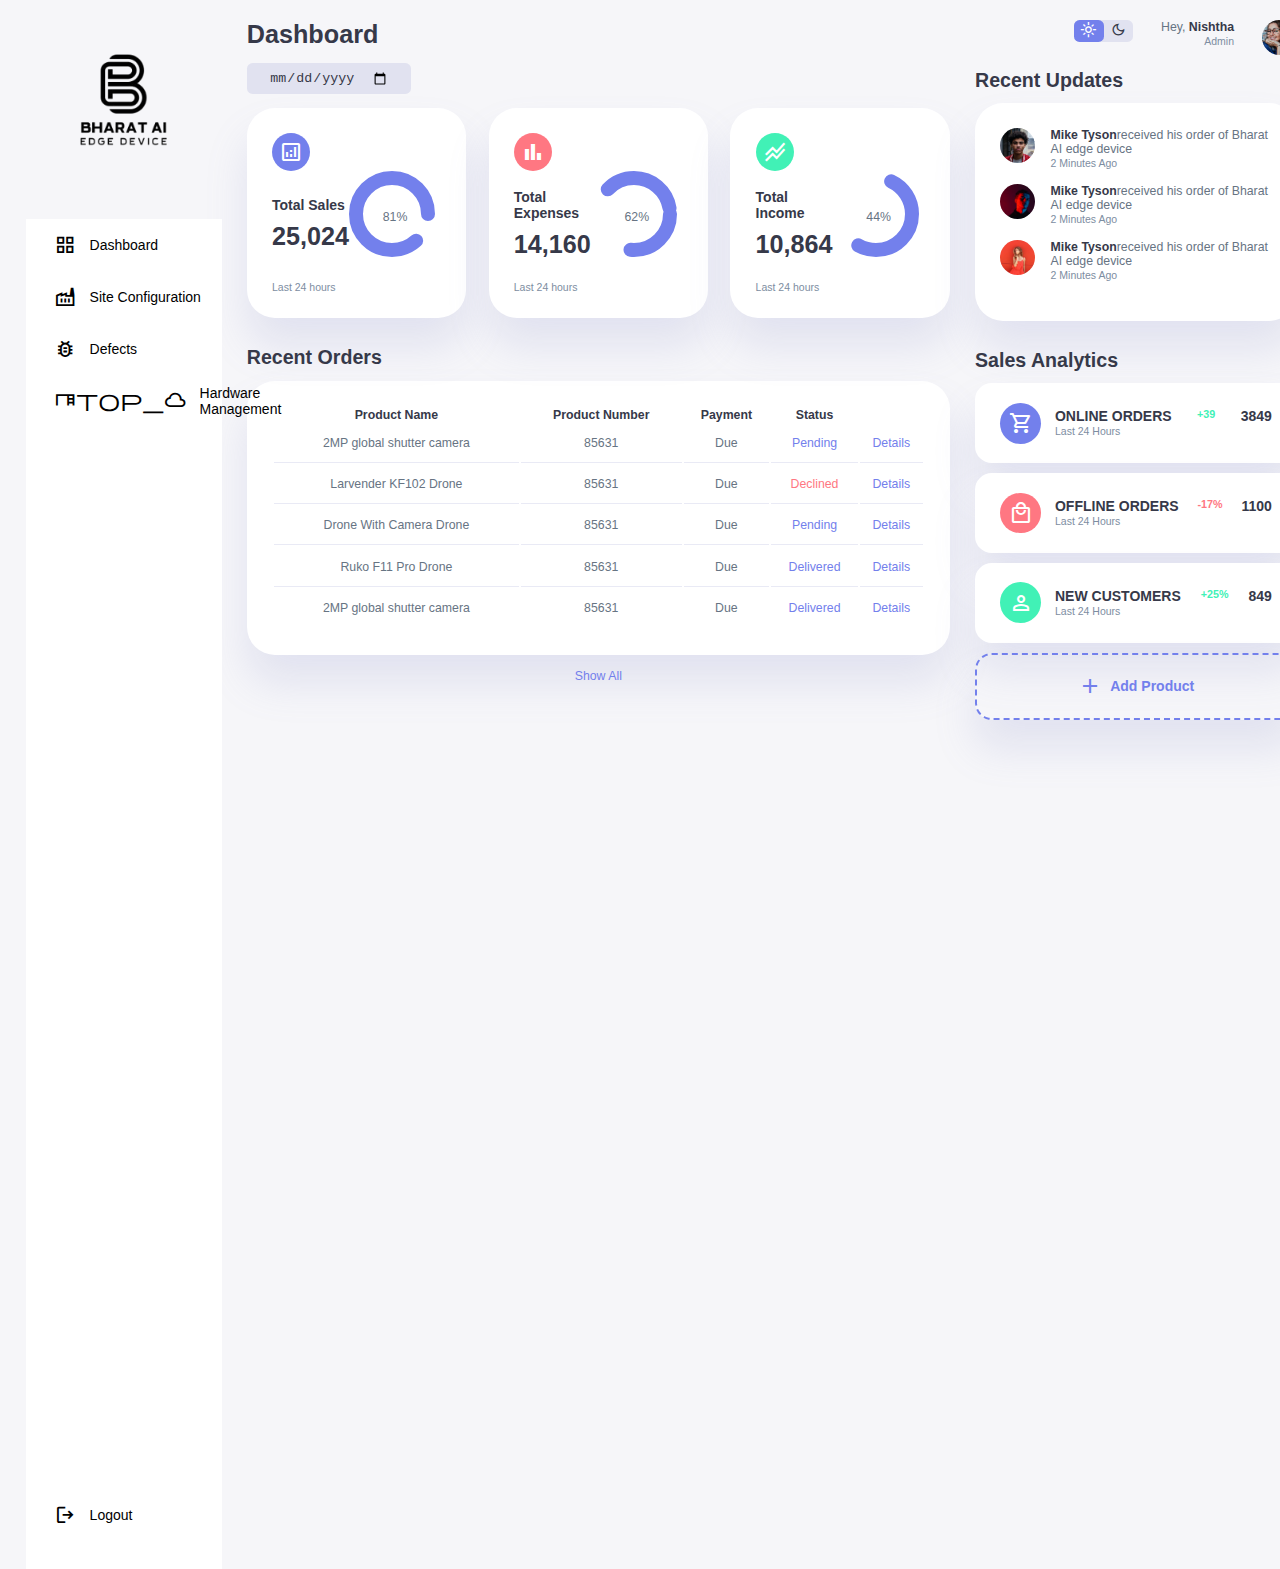
<file: New folder/index.html>
<!DOCTYPE html>
<html>
<head>
    <meta charset="UTF-8" />
    <meta http-equiv="X-UA-Compatible" content="IE=edge">
    <meta name="viewport" content="width=device-width, initial-scale=1.0">
    <title>Bharat AI Edge Device</title>
   <link rel="stylesheet" href="https://fonts.googleapis.com/css2?family=Material+Symbols+Outlined" />
    

    <link rel="stylesheet" href="./style.css">
</head>
<body>
    <div class="container">
        <aside>
            <div class="top">
                <div class="logo">
                    <img src="./logo.png">
                </div>
                <div class="close" id="close-btn">
                    <span class="material-symbols-outlined">close</span>
                </div>
            </div>
            <div class="sidebar">
                <a href="./index.html">
                    <span class="material-symbols-outlined">grid_view</span>
                    <h3>Dashboard</h3>
                </a>
                <a href="./site.HTML">
                    <span class="material-symbols-outlined">factory</span>
                    <h3>Site Configuration</h3>
                </a>
                <a href="#">
                    <span class="material-symbols-outlined">bug_report</span>
                    <h3>Defects</h3>
                </a>
                <a href="./energy.html">
                    <span class="material-symbols-outlined">desktop_cloud</span>
                    <h3>Hardware Management</h3>
                </a>
                <a href="#">
                    <span class="material-symbols-outlined">logout</span>
                    <h3>Logout</h3>
                </a>
            </div>
        </aside>
        <!--END OF ASIDE-->
        <main>
            <h1>Dashboard</h1>
            <div class="date">
                <input type="date">
            </div>
            <div class="insights">
                <div class="sales">
                    <span class="material-symbols-outlined">analytics</span>
                    <div class="middle">
                        <div class="left">
                            <h3>Total Sales</h3>
                            <h1>25,024</h1>
                        </div>
                        <div class="progress">
                            <svg>
                                <circle cx="38" cy="38" r="36"></circle>
                            </svg>
                            <div class="number">
                                <p>81%</p>
                            </div>
                        </div>
                    </div>
                    <small class="text-muted">Last 24 hours</small>
                </div> 
                <!--END OF SALES SECTION-->
                <div class="Expenses">
                    <span class="material-symbols-outlined">bar_chart</span>
                    <div class="middle">
                        <div class="left">
                            <h3>Total Expenses</h3>
                            <h1>14,160</h1>
                        </div>
                        <div class="progress">
                            <svg>
                                <circle cx="38" cy="38" r="36"></circle>
                            </svg>
                            <div class="number">
                                <p>62%</p>
                            </div>
                        </div>
                    </div>
                    <small class="text-muted">Last 24 hours</small>
                </div> 
                <!--END OF EXPENSES SECTION-->  
                <div class="income">
                    <span class="material-symbols-outlined">stacked_line_chart</span>
                    <div class="middle">
                        <div class="left">
                            <h3>Total Income</h3>
                            <h1>10,864</h1>
                        </div>
                        <div class="progress">
                            <svg>
                                <circle cx="38" cy="38" r="36"></circle>
                            </svg>
                            <div class="number">
                                <p>44%</p>
                            </div>
                        </div>
                    </div>
                    <small class="text-muted">Last 24 hours</small>
                </div> 
                <!--END OF INCOME SECTION-->
            </div>
            <!--END OF INSIGHTS-->
            <div class="recent-order">
                <h2>Recent Orders</h2>
                <table>
                    <thead>
                        <tr>
                            <th>Product Name</th>
                            <th>Product Number</th>
                            <th>Payment</th>
                            <th>Status</th>
                            <th></th>
                        </tr>
                    </thead>
                    <tbody>
                    </tbody>
                </table>
                <a href="#">Show All</a>
            </div>
        </main>
        <!--END OF MAIN-->

        <div class="right">
            <div class="top">
                <button id="menu-btn">
                    <span class="material-symbols-outlined">menu</span>
                </button>
                <div class="theme-toggler">
                    <span class="material-symbols-outlined active">light_mode</span>
                    <span class="material-symbols-outlined">dark_mode</span>
                </div>
                <div class="profile">
                    <div class="info">
                        <p>Hey, <b>Nishtha</b></p>
                        <small class="text-muted">Admin</small>
                    </div>
                    <div class="profile-photo">
                        <img src="./profile-3.jpg">
                    </div>
                </div>
            </div>
            <!--END OF TOP-->
            <div class="recent-updates">
                <h2>Recent Updates</h2>
                <div class="updates">
                    <div class="update">
                        <div class="profile-photo">
                            <img src="./profile-1.jpg">
                        </div>
                        <div class="message">
                            <p><b>Mike Tyson</b>received his order of Bharat AI edge device</p>
                            <small class="text-muted">2 Minutes Ago</small>
                        </div>
                    </div>
                    <div class="update">
                        <div class="profile-photo">
                            <img src="./profile-2.jpg">
                        </div>
                        <div class="message">
                            <p><b>Mike Tyson</b>received his order of Bharat AI edge device</p>
                            <small class="text-muted">2 Minutes Ago</small>
                        </div>
                    </div>
                    <div class="update">
                        <div class="profile-photo">
                            <img src="./profile-4.jpg">
                        </div>
                        <div class="message">
                            <p><b>Mike Tyson</b>received his order of Bharat AI edge device</p>
                            <small class="text-muted">2 Minutes Ago</small>
                        </div>
                    </div>
                </div>
            </div>
            <!--END OF RECENT UPDATES-->
            <div class="sales-analytics">
                <h2>Sales Analytics</h2>
                <div class="item online">
                    <div class="icon">
                        <span class="material-symbols-outlined">shopping_cart</span>
                    </div>
                    <div class="right">
                        <div class="info">
                            <h3>ONLINE ORDERS</h3>
                            <small class="text-muted">Last 24 Hours</small>
                        </div>
                        <h5 class="success">+39</h5>
                        <h3>3849</h3>
                    </div>
                </div>
                <div class="item offline">
                    <div class="icon">
                        <span class="material-symbols-outlined">local_mall</span>
                    </div>
                    <div class="right">
                        <div class="info">
                            <h3>OFFLINE ORDERS</h3>
                            <small class="text-muted">Last 24 Hours</small>
                        </div>
                        <h5 class="danger">-17%</h5>
                        <h3>1100</h3>
                    </div>
                </div>
                <div class="item customers">
                    <div class="icon">
                        <span class="material-symbols-outlined">person</span>
                    </div>
                    <div class="right">
                        <div class="info">
                            <h3>NEW CUSTOMERS</h3>
                            <small class="text-muted">Last 24 Hours</small>
                        </div>
                        <h5 class="success">+25%</h5>
                        <h3>849</h3>
                    </div>
                </div>
                <div class="item add-product">
                    <div>
                       <span class="material-symbols-outlined">add</span>
                       <h3>Add Product</h3> 
                    </div>
                </div>
            </div>
        </div>
    </div>
    <script src="./orders.js"></script>
    <script src="./script.js"></script>
    
</body>
</html>
</file>
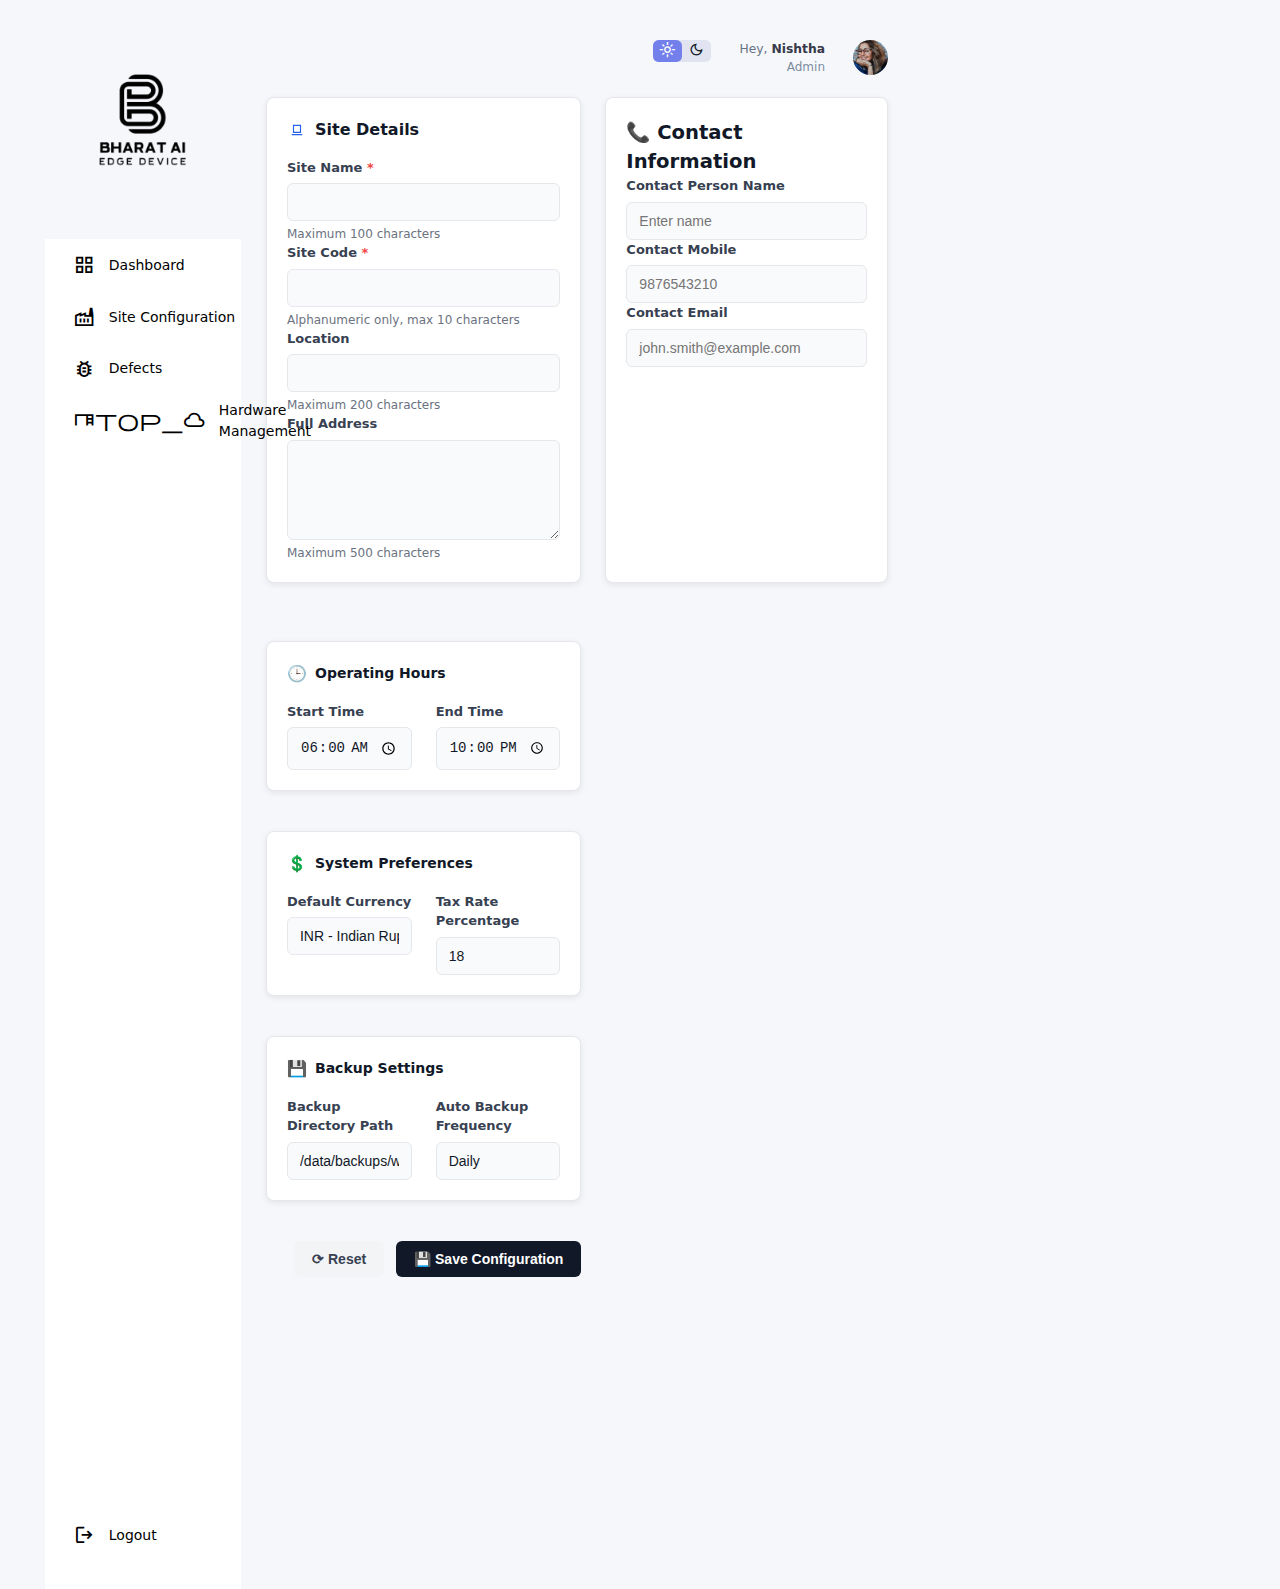
<file: New folder/site.html>
<!DOCTYPE html>
<html>
<head>
    <meta charset="UTF-8" />
    <meta http-equiv="X-UA-Compatible" content="IE=edge">
    <meta name="viewport" content="width=device-width, initial-scale=1.0">
    <title>Bharat AI Edge Device</title>
   <link rel="stylesheet" href="https://fonts.googleapis.com/css2?family=Material+Symbols+Outlined" />
    

    <link rel="stylesheet" href="./style.css">
    <style>
    :root {
  --bg: #f6f7fb;
  --card: #ffffff;
  --muted: #6b7280;   /* text-gray-500 */
  --text: #111827;    /* text-gray-900 */
  --border: #e5e7eb;  /* gray-200 */
  --ring: #3b82f6;    /* blue-500 */
  --soft: #f9fafb;    /* light gray background */
  --radius: 8px;
  --shadow: 0 2px 6px rgba(0,0,0,.08);
}

* { box-sizing: border-box; }

body {
  margin: 0;
  font-family: Inter, system-ui, -apple-system, Segoe UI, Roboto, "Helvetica Neue", Arial, "Noto Sans", sans-serif;
  color: var(--text);
  background: var(--bg);
  line-height: 1.5;
  padding: 20px;
}

/* ---------- Card Styles ---------- */
.card, .settings-card {
  background: var(--card);
  border: 1px solid var(--border);
  border-radius: var(--radius);
  box-shadow: var(--shadow);
  padding: 20px;
  margin-top: 20px;
  max-width: 1200px;
  display:flex;
  flex-direction: column;
}

.card-header {
  display: flex;
  align-items: center;
  gap: 8px;
  margin-bottom: 16px;
}

.icon {
  width: 20px; 
  height: 20px;
  color: #2563eb; /* blue */
  display: grid; 
  place-items: center;
}

.title {
  font-weight: 600;
  font-size: 16px;
}

/* ---------- Form Layout ---------- */
form {
  display: grid;
  grid-template-columns: 1fr 1fr;
  gap: 18px 24px;
}

@media (max-width: 720px) {
  form { grid-template-columns: 1fr; }
}

.field, .form-group, .settings-field {
  display: flex;
  flex-direction: column;
}

label {
  font-size: 13px;
  font-weight: 600;
  color: #374151; /* gray-700 */
  margin-bottom: 6px;
}

.req {
  color: #ef4444; /* red */
  font-weight: 700;
}

input[type="text"],
input[type="time"],
input[type="number"],
input[type="email"],
textarea,
select {
  width: 100%;
  border: 1px solid var(--border);
  background: var(--soft);
  color: var(--text);
  border-radius: 6px;
  padding: 10px 12px;
  font-size: 14px;
  outline: none;
}

input:focus, textarea:focus, select:focus {
  border-color: var(--ring);
  box-shadow: 0 0 0 2px rgba(59,130,246,0.2);
}

textarea {
  min-height: 100px;
  resize: vertical;
}

.hint, small {
  font-size: 12px;
  color: var(--muted);
  margin-top: 4px;
}

/* ---------- Settings Layout ---------- */
.settings-container {
  display: flex;
  flex-direction: column;
  gap: 20px;
  margin-top: 20px;
}

.settings-header {
  display: flex;
  align-items: center;
  gap: 8px;
  margin-bottom: 16px;
  font-size: 16px;
  font-weight: 600;
}

.settings-row {
  display: grid;
  grid-template-columns: 1fr 1fr;
  gap: 24px;
}

@media (max-width: 720px) {
  .settings-row { grid-template-columns: 1fr; }
}

/* ---------- Footer Buttons ---------- */
.settings-footer {
  display: flex;
  justify-content: flex-end;
  gap: 12px;
  margin-top: 20px;
}

button {
  padding: 10px 18px;
  border-radius: 6px;
  border: none;
  cursor: pointer;
  font-size: 14px;
  font-weight: 600;
  transition: background 0.2s ease;
}

#reset {
  background: #f3f4f6;
  color: #374151;
}

#reset:hover {
  background: #e5e7eb;
}

#save {
  background: #111827;
  color: white;
}

#save:hover {
  background: #000000;
}

  </style>
</head>
<body>
    <div class="container">
        <aside>
            <div class="top">
                <div class="logo">
                    <img src="./logo.png">
                </div>
                <div class="close" id="close-btn">
                    <span class="material-symbols-outlined">close</span>
                </div>
            </div>
            <div class="sidebar">
                <a href="./index.html">
                    <span class="material-symbols-outlined">grid_view</span>
                    <h3>Dashboard</h3>
                </a>
                <a href="./site.HTML">
                    <span class="material-symbols-outlined">factory</span>
                    <h3>Site Configuration</h3>
                </a>
                <a href="#">
                    <span class="material-symbols-outlined">bug_report</span>
                    <h3>Defects</h3>
                </a>
                <a href="#">
                    <span class="material-symbols-outlined">desktop_cloud</span>
                    <h3>Hardware Management</h3>
                </a>
                <a href="#">
                    <span class="material-symbols-outlined">logout</span>
                    <h3>Logout</h3>
                </a>
            </div>
        </aside>

        <!--END OF ASIDE-->
        <div class="right">
            <div class="top">
                <button id="menu-btn">
                    <span class="material-symbols-outlined">menu</span>
                </button>
                <div class="theme-toggler">
                    <span class="material-symbols-outlined active">light_mode</span>
                    <span class="material-symbols-outlined">dark_mode</span>
                </div>
                <div class="profile">
                    <div class="info">
                        <p>Hey, <b>Nishtha</b></p>
                        <small class="text-muted">Admin</small>
                    </div>
                    <div class="profile-photo">
                        <img src="./profile-3.jpg">
                    </div>
                </div>
              </div>
  <form id="configform">
  <!-- Site Details Card -->
  <section class="card" aria-labelledby="site-details-title">
    <div class="card-header">
      <span class="icon" aria-hidden="true">
        <svg viewBox="0 0 24 24" width="14" height="14" fill="currentColor">
          <path d="M3 21h18v-2H3v2zm2-4h14V3H5v14zm2-2V5h10v10H7z"></path>
        </svg>
      </span>
      <h2 id="site-details-title" class="title">Site Details</h2>
    </div>

    <!-- Site Name -->
    <div class="field">
      <label for="siteName">Site Name <span class="req" aria-hidden="true">*</span></label>
      <input type="text" id="siteName" name="siteName" maxlength="100" required />
      <div id="siteNameHint" class="hint">Maximum 100 characters</div>
    </div>

    <!-- Site Code -->
    <div class="field">
      <label for="siteCode">Site Code <span class="req" aria-hidden="true">*</span></label>
      <input type="text" id="siteCode" name="siteCode" maxlength="10" pattern="[A-Za-z0-9]{1,10}" required />
      <div id="siteCodeHint" class="hint">Alphanumeric only, max 10 characters</div>
    </div>

    <!-- Location -->
    <div class="field">
      <label for="location">Location</label>
      <input type="text" id="location" name="location" maxlength="200" />
      <div id="locationHint" class="hint">Maximum 200 characters</div>
    </div>

    <!-- Full Address -->
    <div class="field">
      <label for="address">Full Address</label>
      <textarea id="address" name="address" maxlength="500"></textarea>
      <div id="addressHint" class="hint">Maximum 500 characters</div>
    </div>
  </section>

  <!-- Contact Information Card -->
  <div class="card">
    <h2>📞 Contact Information</h2>
    <div class="form-group">
      <label for="contactName">Contact Person Name</label>
      <input type="text" id="contactName" name="contactName" placeholder="Enter name" required />
    </div>

    <div class="form-group">
      <label for="contactMobile">Contact Mobile</label>
      <input type="text" id="contactMobile" name="contactMobile" pattern="\d{10}" placeholder="9876543210" required />
    </div>

    <div class="form-group">
      <label for="contactEmail">Contact Email</label>
      <input type="email" id="contactEmail" name="contactEmail" placeholder="john.smith@example.com" required />
    </div>
  </div>

  <!-- Settings Section -->
  <div class="settings-container">
    <!-- Operating Hours -->
    <div class="settings-card">
      <div class="settings-header">🕒 <h3>Operating Hours</h3></div>
      <div class="settings-row">
        <div class="settings-field">
          <label for="startTime">Start Time</label>
          <input type="time" id="startTime" name="startTime" value="06:00" />
        </div>
        <div class="settings-field">
          <label for="endTime">End Time</label>
          <input type="time" id="endTime" name="endTime" value="22:00" />
        </div>
      </div>
    </div>

    <!-- System Preferences -->
    <div class="settings-card">
      <div class="settings-header">💲 <h3>System Preferences</h3></div>
      <div class="settings-row">
        <div class="settings-field">
          <label for="currency">Default Currency</label>
          <select id="currency" name="currency">
            <option value="INR">INR - Indian Rupee</option>
            <option value="USD">USD - US Dollar</option>
          </select>
        </div>
        <div class="settings-field">
          <label for="taxRate">Tax Rate Percentage</label>
          <input type="number" id="taxRate" name="taxRate" value="18" min="0" max="100" />
        </div>
      </div>
    </div>

    <!-- Backup Settings -->
    <div class="settings-card">
      <div class="settings-header">💾 <h3>Backup Settings</h3></div>
      <div class="settings-row">
        <div class="settings-field">
          <label for="backupPath">Backup Directory Path</label>
          <input type="text" id="backupPath" name="backupPath" value="/data/backups/weighbridge" />
        </div>
        <div class="settings-field">
          <label for="backupFrequency">Auto Backup Frequency</label>
          <select id="backupFrequency" name="backupFrequency">
            <option value="Daily">Daily</option>
            <option value="Weekly">Weekly</option>
          </select>
        </div>
      </div>
    </div>

    <!-- Footer Buttons -->
    <div class="settings-footer">
      <button id="reset" type="button">⟳ Reset</button>
      <button id="save" type="submit">💾 Save Configuration</button>
    </div>
  </div>
</form>
<script>
  document.getElementById("configform").addEventListener("submit", function(e) {
  e.preventDefault();

  const formData = new FormData(this);

  fetch("https://script.google.com/macros/s/AKfycbwrfGjzLWRLh-3VOIJ9vludf2zDE7k-1tUfZq1h2DctVN6nKR3rE0HYwwiaF6QLiIKZ/exec", {
    method: "POST",
    body: formData
  })
  .then(response => response.json())
  .then(data => {
    alert("Configuration saved successfully!");
    console.log(data);
  })
  .catch(error => console.error("Error:", error));
});

</script>
</body>
</html>
</file>
<file: New folder/style.css>
@import url('https://fonts.googleapis.com/css2?family=Roboto:ital,wght@0,100..900;1,100..900&family=Winky+Sans:ital,wght@0,300..900;1,300..900&display=swap');
:root{
    --color-primary:#7380ec;
    --color-danger:#ff7782;
    --color-success:#41f1b6;
    --color-warning:#ffbb55;
    --color-white:#fff;
    --color-info-dark:#7d8da1;
    --color-info-light:#dce1eb;
    --color-dark:#363949;
    --color-light:rgba(132,139,200,0.18);
    --color-primary-variant:#111e88;
    --color-dark-variant:#677483;
    --color-background:#f6f6f9;

    --card-border-radius:2rem;
    --border-radius-1:0.4rem;
    --border-radius-2:0.8rem;
    --border-radius-3:1.2rem;

    --card-padding:1.8rem;
    --padding-1:1.2rem;

    --box-shadow:0 2rem 3rem var(--color-light);
}


/*------DARK VARIABLES--*/
.dark-theme-variables{
    --color-background:#181a1e;
    --color-white:#202528;
    --color-dark:#edeffd;
    --color-dark-variant:#a3bdcc;
    --color-light:rgba(0,0,0,0.4);
    --box-shadow:0 2rem 3rem var(--color-light);
}
*{
    margin:0;
    padding:0;
    outline:0;
    appearance: none;
    border:0;
    text-decoration: none;
    list-style: none;
    box-sizing: border-box;
}
html{
    font-size: 14px;
}
body{
    width:100vw;
    height:100vh;
    font-family: 'Gill Sans', 'Gill Sans MT', Calibri, 'Trebuchet MS', sans-serif;
    font-size: 0.88rem;
    background: var(--color-background);
    user-select: none;
    overflow-x: hidden;
    color:var(--color-dark);
}

.container{
    display:grid;
    width:96%;
    margin:0 auto;
    gap:1.8rem;
    grid-template-columns: 14rem auto 23rem;

}

a{
    color:var(--color-dark);
}

img{
    display:block;
    width:100%;
}
h1{
    font-weight: 800;
    font-size: 1.8rem;
}
h2{
    font-size: 1.4rem;
}
h3{
    font-size: 1rem;
}
h4{
    font-size: 0.8rem;
}
h5{
    font-size: 0.77rem;
}
small{
    font-size: 0.75rem;
}
.profile-photo{
    width:2.5rem;
    height:2.5rem;
    border-radius: 50%;
    overflow: hidden;
}
.text-muted{
    color:var(--color-info-dark);
}
p{
    color: var(--color-dark-variant);
}
b{
    color:var(--color-dark);
}
.primary{
    color:var(--color-primary);
}
.danger{
    color:var(--color-danger);
}
.success{
    color:var(--color-success);
}
.warning{
    color:var(--color-warning);
}

aside{
    height:100vh;
}
aside .top{
    display:flex;
    align-items: center;
    justify-content: space-between;
    margin-top:1.4rem;
}
aside .logo { 
   display: flex;
   gap:0.8rem;
}
aside .close{
    display: none;
}
aside .sidebar{
    background: white;
    display:flex;
    flex-direction: column;
    height:150vh;
    position:relative;
    top:3rem;
}
aside h3{
    font-weight: 500;
}
aside .sidebar a{
    display: flex;
    color:black;
    margin-left:2rem;
    gap:1rem;
    align-items: center;
    position: relative;
    height:3.7rem;
    transition: all 300ms ease;
}
aside .sidebar a span{
    font-size: 1.6rem;
    transition: all 300ms ease;
}

aside .sidebar a:last-child{
    position: absolute;
    bottom: 2rem;
    width: 100%;
}
aside .sidebar a.active{
    background: rgba(62, 121, 247, 0.15);
    color:var(--color-primary);
    margin-left:0;
}
aside .sidebar a.active:before{
    content: "";
    width:6px;
    height:100%;
    background: var(--color-primary);
    border-radius: 0 4px 4px 0;
}
aside .sidebar a.active span{
    color:var(--color-primary);
    margin-left: calc(1rem-6px);
}
aside .sidebar a:hover{
    color: var(--color-primary);
}
aside .sidebar a:hover span{
    margin-left: 1rem;
}

/*----MAIN---*/
main{
    margin-top: 1.4rem;
}
main .date{
    display: inline-block;
    background: var(--color-light);
    border-radius: var(--border-radius-1);
    margin-top: 1rem;
    padding:0.5rem 1.6rem;
}
main .date input[type='date']{
    background: transparent;
    color:var(--color-dark);
}
main .insights{
    display: grid;
    grid-template-columns: repeat(3,1fr);
    gap:1.6rem;
}
main .insights >div{
    background: var(--color-white);
    padding: var(--card-padding);
    border-radius: var(--card-border-radius);
    margin-top: 1rem;
    box-shadow: var(--box-shadow);
    transition: all 300ms ease;
}
main .insights >div:hover{
    box-shadow: none;
}
main .insights >div span{
    background:var(--color-primary);
    padding: 0.5rem;
    border-radius: 50%;
    color: var(--color-white);
}
main .insights >div.Expenses span{
    background: var(--color-danger);
}
main .insights >div.income span{
    background: var(--color-success);
}
main .insights >div .middle{
    display: flex;
    align-items: center;
    justify-content: space-between;
}
main .insights h3{
    margin:1rem 0 0.6rem;
    font-size: 1rem;
}
main .insights .progress{
    position: relative;
    width: 92px;
    height: 92px;
    border-radius: 50%;
}
main .insights svg{
    width:7rem;
    height: 7rem;
}
main .insights svg circle{
    fill: none;
    stroke:var(--color-primary);
    stroke-width: 14;
    stroke-linecap: round;
    transform: translate(5px,5px);
}
main .insights .sales svg circle{
    stroke-dashoffset: -30;
    stroke-dasharray: 200;
}
main .insights .Expenses svg circle{
    stroke-dashoffset:20;
    stroke-dasharray: 80;
}
main .insights .income svg circle{
    stroke-dashoffset:35;
    stroke-dasharray: 110;
}
main .insights .progress .number{
    position: absolute;
    top:0;
    left:0;
    height:100%;
    width:100%;
    display:flex;
    justify-content: center;
    align-items: center;
}
main .insights small{
    margin-top: 1.3rem;
    display:block;
}
main .recent-order{
    margin-top: 2rem;
}
main .recent-order h2{
    margin-bottom: 0.8rem;
}
main .recent-order table{
    background: var(--color-white);
    width:100%;
    border-radius: var(--card-border-radius);
    padding: var(--card-padding);
    text-align: center;
    box-shadow: var(--box-shadow);
    transition: all 300ms ease;
}
main .recent-order table:hover{
    box-shadow: none;
}
main table tbody td{
    height: 2.8rem;
    border-bottom: 1px solid var(--color-light);
    color: var(--color-dark-variant);
}
main table tbody tr:last-child td{
    border: none;
}
main .recent-order a{
    text-align: center;
    display: block;
    margin: 1rem auto;
    color: var(--color-primary);
}
/*-----RIGHT----*/
.right{
    margin-top: 1.4rem;
}
.right .top{
    display: flex;
    justify-content: end;
    gap:2rem;
}
.right .top button{
    display:none;
}

.right .theme-toggler{
    background: var(--color-light);
    display: flex;
    justify-content: space-between;
    align-items: center;
    height: 1.6rem;
    width: 4.2rem;
    cursor: pointer;
    border-radius: var(--border-radius-1);
}
.right .theme-toggler span{
    font-size: 1.2rem;
    width:50%;
    height: 100%;
    display: flex;
    align-items: center;
    justify-content: center;
}
.right .theme-toggler span.active{
    background: var(--color-primary);
    color:white;
    border-radius: var(--border-radius-1);
}
.right .top .profile{
    display: flex;
    gap:2rem;
    text-align: right;
}


/*-----RECENT UPDATES---*/
.right .recent-updates{
    margin-top: 1rem;
}
.right .recent-updates h2{
    margin-bottom: 0.8rem;
}
.right .recent-updates .updates{
    background: var(--color-white);
    padding: var(--card-padding);
    border-radius: var(--card-border-radius);
    box-shadow: var(--box-shadow);
    transition: all 300ms ease;
}

.right .recent-updates .updates:hover{
    box-shadow: none;
}
.right .recent-updates .updates .update{
    display: grid;
    grid-template-columns: 2.6rem auto;
    gap:1rem;
    margin-bottom: 1rem;
}

/*---SALES ANALYTICS---*/
.right .sales-analytics{
    margin-top: 2rem;
}

.right .sales-analytics h2{
    margin-bottom: 0.8rem;
}

.right .sales-analytics .item{
    background: var(--color-white);
    display: flex;
    align-items: center;
    gap:1rem;
    margin-bottom: 0.7rem;
    padding: 1.4rem var(--card-padding);
    border-radius: var(--border-radius-3);
    box-shadow: var(--box-shadow);
    transition: all 300ms ease;
}

.right .sales-analytics .item:hover{
    box-shadow: none;
}

.right .sales-analytics .item .right{
    display: flex;
    justify-content: space-between;
    align-items: start;
    margin: 0;
    width: 100%;
}

.right .sales-analytics .item .icon{
    padding: 0.6rem;
    color: var(--color-white);
    border-radius: 50%;
    background: var(--color-primary);
    display: flex;
}
.right .sales-analytics .item.offline .icon{
    background: var(--color-danger);
}
.right .sales-analytics .item.customers .icon{
    background: var(--color-success);
}
.right .sales-analytics .add-product{
    background-color: transparent;
    border: 2px dashed var(--color-primary);
    color: var(--color-primary);
    display: flex;
    align-items: center;
    justify-content: center;
}
.right .sales-analytics .add-product div{
    display: flex;
    align-items: center;
    gap:0.6rem;
}
.right .sales-analytics .add-product div h3{
    font-weight: 600;
}

/*-----MEDIA QUERIES 1 (Large Tablet / Laptop)----*/
@media screen and (max-width: 1200px) {
    .container {
        width: 94%;
        grid-template-columns: 7rem auto 23rem;
    }

    aside .sidebar h3 {
        display: none;
    }

    aside .sidebar a {
        width: 5.6rem;
    }

    aside .sidebar a:last-child {
        margin-top: 1.8rem;
    }

    main .insights {
        grid-template-columns: 1fr;
        gap: 0;
    }

    main .recent-order {
        width: 94%;
        position: absolute;
        left: 50%;
        transform: translateX(-50%);
        margin: 2rem 0 0 8.8rem;
    }

    main .recent-order table {
        width: 83vw;
    }

    main table thead tr th:last-child,
    main table thead tr th:first-child,
    main table tbody tr td:last-child,
    main table tbody tr td:first-child {
        display: none;
    }
}

/*=====MEDIA QUERIES 2 (Mobile)===*/
@media screen and (max-width: 768px) {
    .container {
        width: 100%;
        grid-template-columns: 1fr;
    }

    aside {
        position: fixed;
        left:-100%;
        background: var(--color-white);
        width: 18rem;
        z-index: 3;
        box-shadow: 1rem 3rem 4rem var(--color-light);
        height: 100vh;
        padding-right: var(--card-padding);
        display: none;
        animation: showMenu 400ms ease forwards;
    }

    @keyframes showMenu {
        to{
            left:0;
        }
    }

    aside .sidebar h3 {
        display: inline;
    }

    aside .sidebar a {
        width: 100%;
        height: 3.4rem;
    }

    aside .close {
        display: inline-block;
        cursor: pointer;
    }

    main {
        margin-top: 8rem;
        padding: 0 1rem;
    }

    main .recent-order {
        position: relative;
        margin: 3rem 0 0 0;
        width: 100%;
    }

    main .recent-order table {
        width: 100%;
        margin: 0;
    }

    .right {
        width: 94%;
        margin: 0 auto 4rem;
    }

    .right .top {
        position: fixed;
        top: 0;
        left: 0;
        align-items: center;
        padding: 0 0.8rem;
        height: 4.6rem;
        background: var(--color-white);
        width: 100%;
        margin: 0;
        z-index: 2;
        box-shadow: 0 1rem 1rem var(--color-light);
    }

    .right .top .theme-toggler {
        width: 4.4rem;
        position: absolute;
        left: 66%;
    }

    .right .profile .info {
        display: none;
    }

    .right .top button {
        display: inline-block;
        background: transparent;
        cursor: pointer;
        color: var(--color-dark);
        position: absolute;
        left: 1rem;
    }

    .right .top button span {
        font-size: 2rem;
    }
}
</file>
